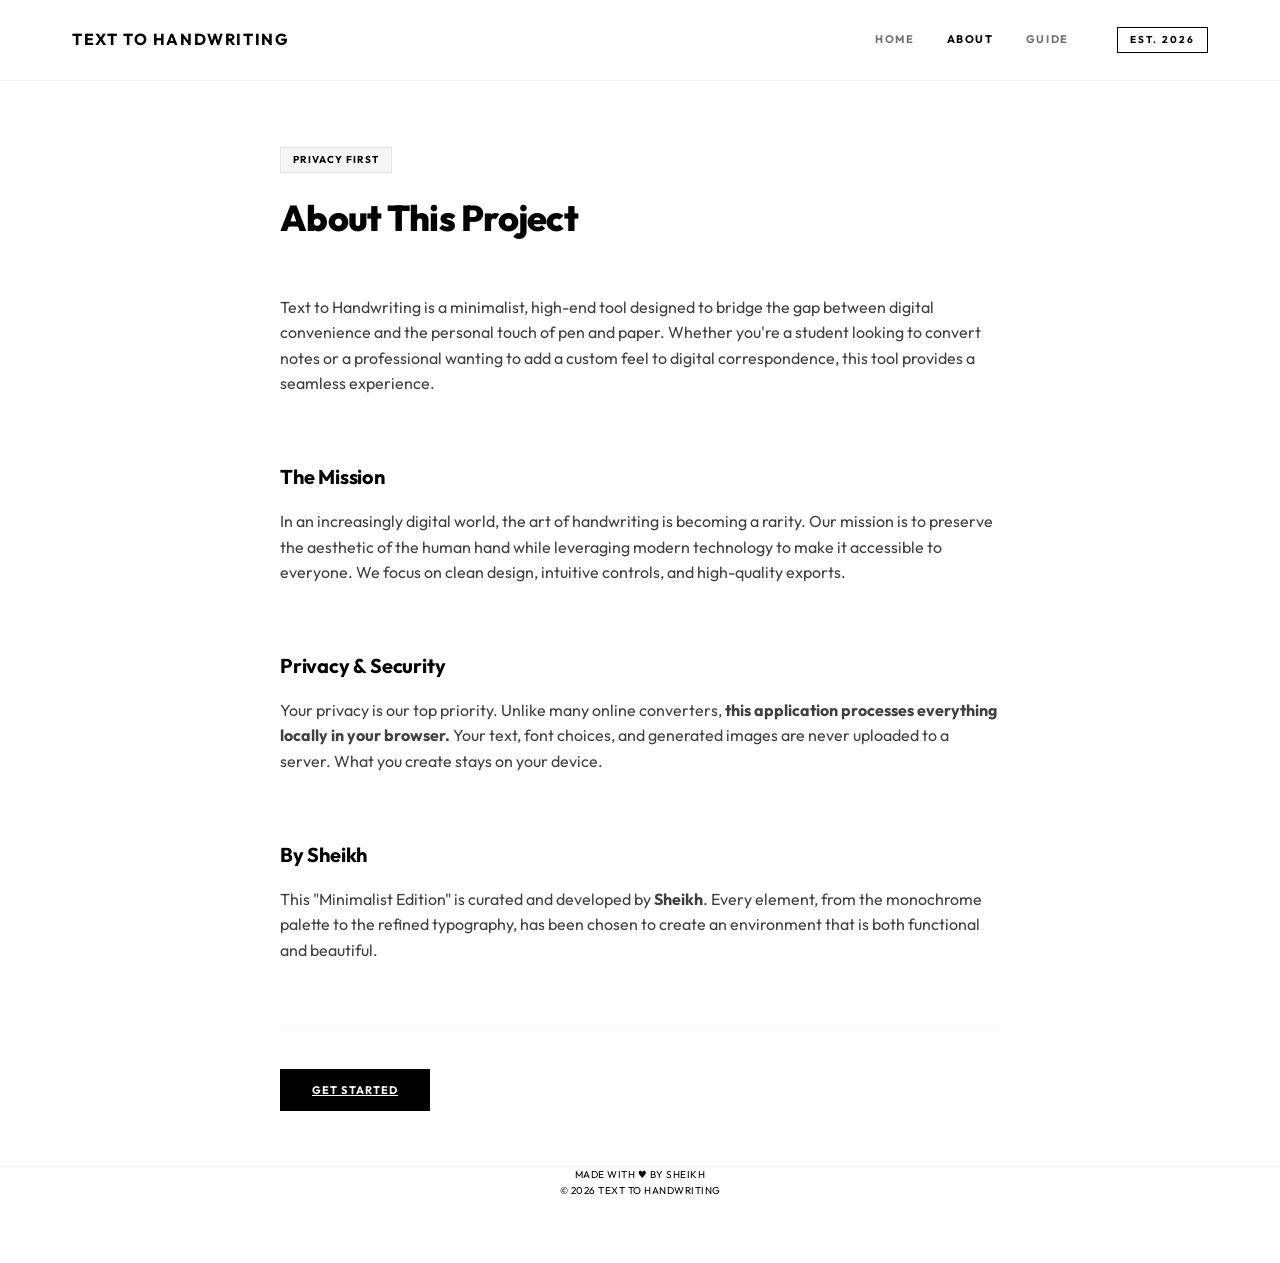
<file: about.html>
<!doctype html>
<html lang="en">

<head>
    <meta charset="UTF-8" />
    <meta name="viewport" content="width=device-width, initial-scale=1.0" />
      <!-- Favicon -->
  <link rel="icon" href="./TH.svg" />
    
    <meta name="description"
        content="Transform any typed text into beautiful handwriting. Choose from 8 fonts, 6 ink colours, custom paper sizes, and download as PNG or multi-page PDF — free and private." />
    <meta name="theme-color" content="#7c3aed" />
    <title>About — Text to Handwriting</title>
    <link rel="stylesheet" href="./css/style.css" />
    <link rel="preconnect" href="https://fonts.googleapis.com" />
    <link rel="preconnect" href="https://fonts.gstatic.com" crossorigin />
    <link rel="preload" as="style"
        href="https://fonts.googleapis.com/css2?family=Outfit:wght@400;500;600;700;800&display=swap" />
    <link href="https://fonts.googleapis.com/css2?family=Outfit:wght@400;500;600;700;800&display=swap"
        rel="stylesheet" />
    <script type="module" src="./js/main.js"></script>
</head>

<body>
    <header class="site-header" role="banner">
        <div class="container">
            <a href="./index.html" class="logo">
                <p class="logo__title">Text to Handwriting</p>
            </a>
            <button id="menu-toggle" class="menu-toggle" aria-label="Toggle navigation" aria-expanded="false">
                <span class="hamburger"></span>
            </button>
            <nav class="site-nav" id="site-nav">
                <a href="./index.html" class="nav-link">Home</a>
                <a href="./about.html" class="nav-link nav-link--active">About</a>
                <a href="./guide.html" class="nav-link">Guide</a>
            </nav>
            <div class="badge">EST. 2026</div>
        </div>
    </header>

    <main class="container">
        <article class="content-page">
            <span class="privacy-badge">Privacy First</span>
            <h1>About This Project</h1>

            <p>Text to Handwriting is a minimalist, high-end tool designed to bridge the gap between digital convenience
                and the personal touch of pen and paper. Whether you're a student looking to convert notes or a
                professional wanting to add a custom feel to digital correspondence, this tool provides a seamless
                experience.</p>

            <h2>The Mission</h2>
            <p>In an increasingly digital world, the art of handwriting is becoming a rarity. Our mission is to preserve
                the aesthetic of the human hand while leveraging modern technology to make it accessible to everyone. We
                focus on clean design, intuitive controls, and high-quality exports.</p>

            <h2>Privacy & Security</h2>
            <p>Your privacy is our top priority. Unlike many online converters, <strong>this application processes
                    everything locally in your browser.</strong> Your text, font choices, and generated images are never
                uploaded to a server. What you create stays on your device.</p>

            <h2>By Sheikh</h2>
            <p>This "Minimalist Edition" is curated and developed by <strong>Sheikh</strong>. Every element, from the
                monochrome palette to the refined typography, has been chosen to create an environment that is both
                functional and beautiful.</p>

            <div
                style="margin-top: var(--space-12); padding-top: var(--space-8); border-top: 1px solid var(--clr-grey-100);">
                <a href="./index.html" class="btn btn--primary">Get Started</a>
            </div>
        </article>
    </main>

    <footer class="site-footer">
        <div class="container">
            <p>Made with ♥ BY SHEIKH</p>
            <p>© 2026 Text to Handwriting</p>
        </div>
    </footer>
</body>


</html>
</file>
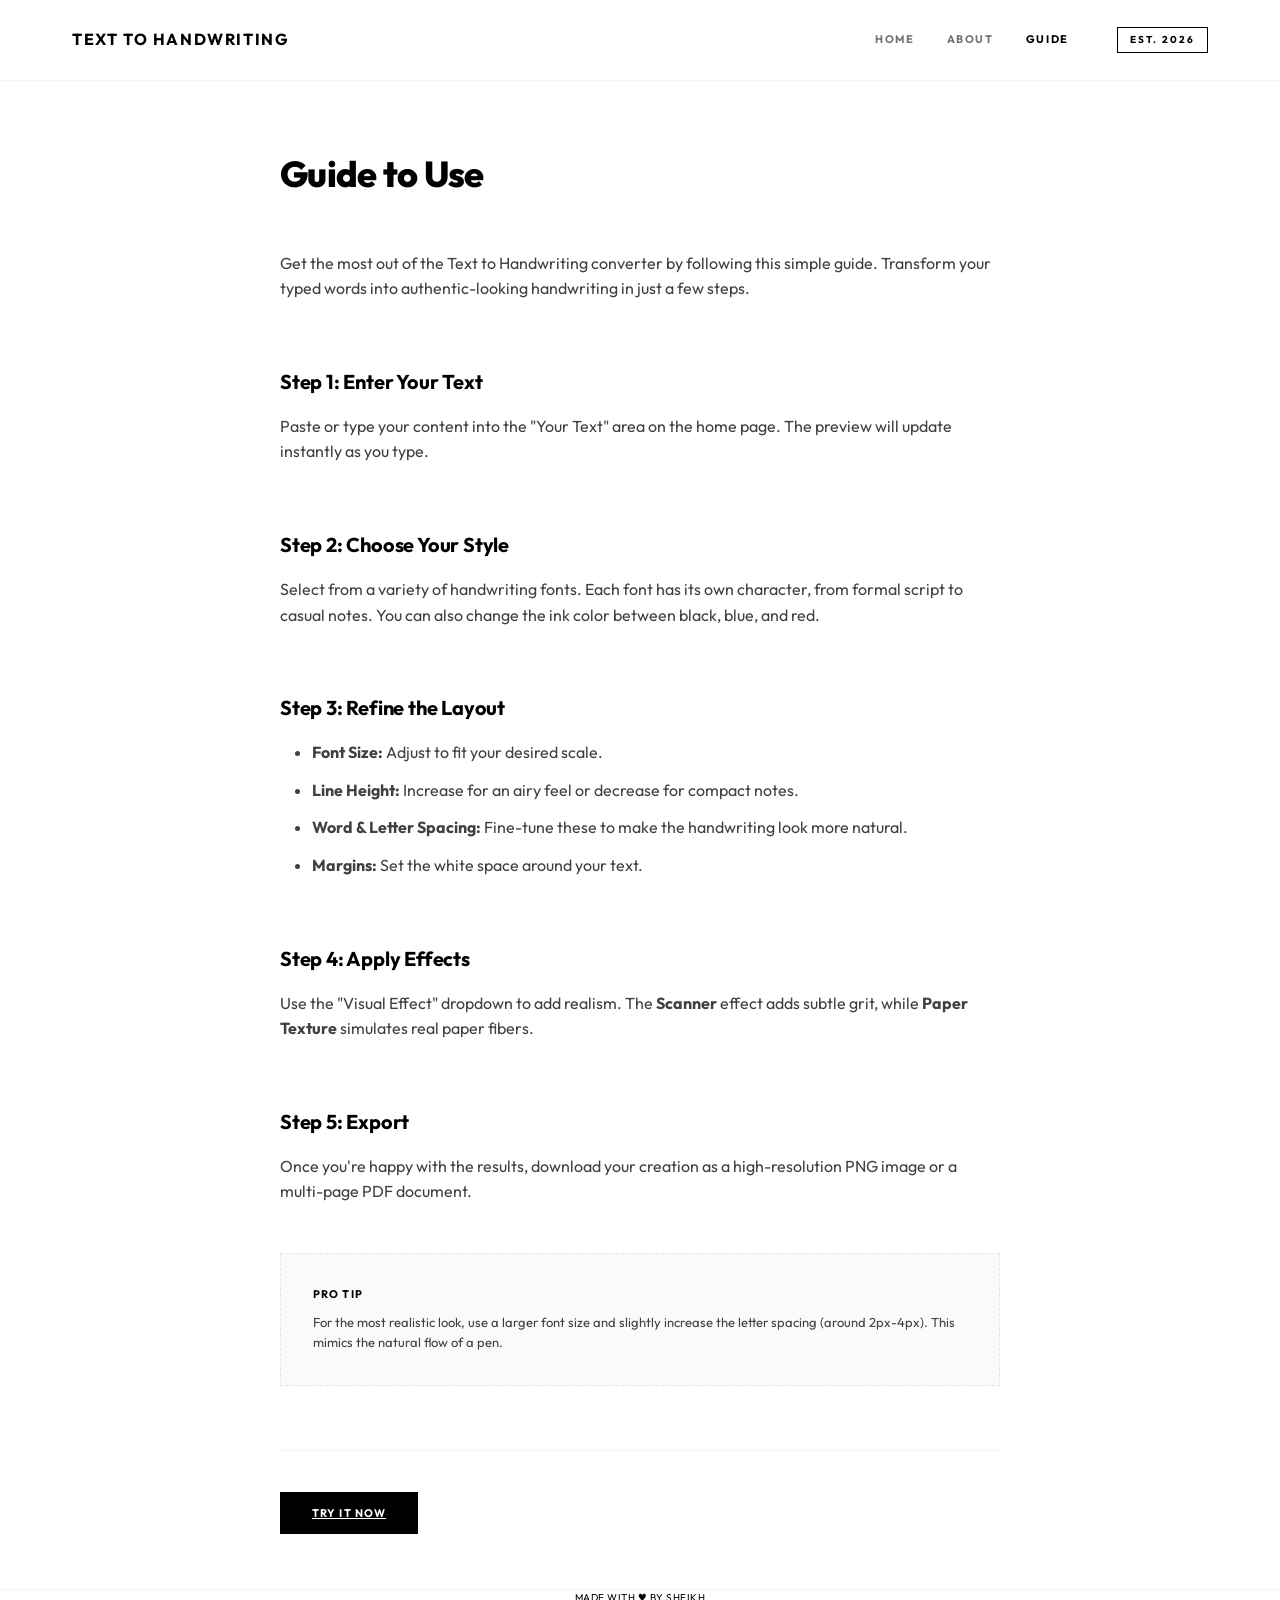
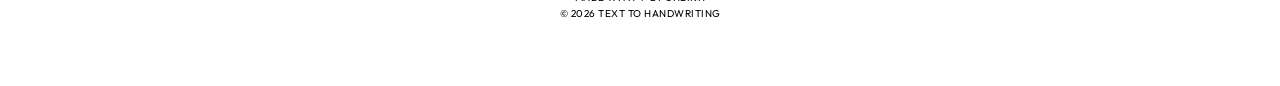
<file: guide.html>
<!doctype html>
<html lang="en">

<head>
    <meta charset="UTF-8" />
    <meta name="viewport" content="width=device-width, initial-scale=1.0" />

      <!-- Favicon -->
  <link rel="icon" href="./TH.svg" />
    
    <meta name="description"
        content="Transform any typed text into beautiful handwriting. Choose from 8 fonts, 6 ink colours, custom paper sizes, and download as PNG or multi-page PDF — free and private." />
    <meta name="theme-color" content="#7c3aed" />
    <title>Guide — Text to Handwriting</title>
    <link rel="stylesheet" href="./css/style.css" />
    <link rel="preconnect" href="https://fonts.googleapis.com" />
    <link rel="preconnect" href="https://fonts.gstatic.com" crossorigin />
    <link rel="preload" as="style"
        href="https://fonts.googleapis.com/css2?family=Outfit:wght@400;500;600;700;800&display=swap" />
    <link href="https://fonts.googleapis.com/css2?family=Outfit:wght@400;500;600;700;800&display=swap"
        rel="stylesheet" />
    <script type="module" src="./js/main.js"></script>
</head>

<body>
    <header class="site-header" role="banner">
        <div class="container">
            <a href="./index.html" class="logo">
                <p class="logo__title">Text to Handwriting</p>
            </a>
            <button id="menu-toggle" class="menu-toggle" aria-label="Toggle navigation" aria-expanded="false">
                <span class="hamburger"></span>
            </button>
            <nav class="site-nav" id="site-nav">
                <a href="./index.html" class="nav-link">Home</a>
                <a href="./about.html" class="nav-link">About</a>
                <a href="./guide.html" class="nav-link nav-link--active">Guide</a>
            </nav>
            <div class="badge">EST. 2026</div>
        </div>
    </header>

    <main class="container">
        <article class="content-page">
            <h1>Guide to Use</h1>
            <p>Get the most out of the Text to Handwriting converter by following this simple guide. Transform your
                typed words into authentic-looking handwriting in just a few steps.</p>

            <h2>Step 1: Enter Your Text</h2>
            <p>Paste or type your content into the "Your Text" area on the home page. The preview will update instantly
                as you type.</p>

            <h2>Step 2: Choose Your Style</h2>
            <p>Select from a variety of handwriting fonts. Each font has its own character, from formal script to casual
                notes. You can also change the ink color between black, blue, and red.</p>

            <h2>Step 3: Refine the Layout</h2>
            <ul>
                <li><strong>Font Size:</strong> Adjust to fit your desired scale.</li>
                <li><strong>Line Height:</strong> Increase for an airy feel or decrease for compact notes.</li>
                <li><strong>Word & Letter Spacing:</strong> Fine-tune these to make the handwriting look more natural.
                </li>
                <li><strong>Margins:</strong> Set the white space around your text.</li>
            </ul>

            <h2>Step 4: Apply Effects</h2>
            <p>Use the "Visual Effect" dropdown to add realism. The <strong>Scanner</strong> effect adds subtle grit,
                while <strong>Paper Texture</strong> simulates real paper fibers.</p>

            <h2>Step 5: Export</h2>
            <p>Once you're happy with the results, download your creation as a high-resolution PNG image or a multi-page
                PDF document.</p>

            <section
                style="background: var(--clr-grey-50); padding: var(--space-6); border: 1px dashed var(--clr-grey-200); margin-top: var(--space-8);">
                <h3
                    style="font-size: 11px; text-transform: uppercase; letter-spacing: 0.1em; margin-bottom: var(--space-2);">
                    Pro Tip</h3>
                <p style="font-size: 13px; margin-bottom: 0;">For the most realistic look, use a larger font size and
                    slightly increase the letter spacing (around 2px-4px). This mimics the natural flow of a pen.</p>
            </section>

            <div
                style="margin-top: var(--space-12); padding-top: var(--space-8); border-top: 1px solid var(--clr-grey-100);">
                <a href="./index.html" class="btn btn--primary">Try it Now</a>
            </div>
        </article>
    </main>

    <footer class="site-footer">
        <div class="container">
            <p>Made with ♥ BY SHEIKH</p>
            <p>© 2026 Text to Handwriting</p>
        </div>
    </footer>
</body>


</html>
</file>
<file: css/style.css>
/* ================================================================
   style.css — Text to Handwriting (Minimalist B&W Redesign)
   ================================================================
   A high-end, monochrome design focused on contrast,
   refined typography, and generous white space.
================================================================ */

/* ── 1. Design Tokens ─────────────────────────────────────────── */
:root {
    /* Monochrome Palette */
    --clr-black: #000000;
    --clr-white: #ffffff;
    --clr-grey-50: #fafafa;
    --clr-grey-100: #f5f5f5;
    --clr-grey-200: #e5e5e5;
    --clr-grey-300: #d4d4d4;
    --clr-grey-400: #a3a3a3;
    --clr-grey-500: #737373;
    --clr-grey-600: #525252;
    --clr-grey-700: #404040;
    --clr-grey-800: #262626;

    /* Accent (Very subtle) */
    --clr-accent: var(--clr-black);

    /* Shadows (Minimal or removed) */
    --shadow-sm: 0 1px 2px rgba(0, 0, 0, 0.05);
    --shadow-md: 0 4px 12px rgba(0, 0, 0, 0.05);
    --shadow-lg: 0 10px 30px rgba(0, 0, 0, 0.08);

    /* Radii */
    --radius-sm: 4px;
    --radius-md: 0px;
    /* Sharp corners for modern minimalist feel */
    --radius-lg: 0px;
    --radius-xl: 0px;

    /* Spacing (Generous) */
    --space-1: 4px;
    --space-2: 8px;
    --space-3: 12px;
    --space-4: 16px;
    --space-5: 24px;
    --space-6: 32px;
    --space-8: 48px;
    --space-12: 64px;

    /* Typography */
    --font-ui: 'Outfit', 'Inter', system-ui, -apple-system, sans-serif;
    --text-xs: 0.75rem;
    --text-sm: 0.875rem;
    --text-base: 1rem;
    --text-lg: 1.25rem;
    --text-xl: 1.5rem;
    --text-2xl: 2.25rem;
}

/* ── 2. Reset & Base ──────────────────────────────────────────── */
*,
*::before,
*::after {
    box-sizing: border-box;
    margin: 0;
    padding: 0;
}

html {
    font-size: 16px;
    scroll-behavior: smooth;
}

body {
    font-family: var(--font-ui);
    background-color: var(--clr-white);
    color: var(--clr-black);
    min-height: 100vh;
    line-height: 1.6;
    -webkit-font-smoothing: antialiased;
}

/* Neutralize blue globally for all interactive elements */
input,
select,
textarea,
button {
    accent-color: var(--clr-black) !important;
    caret-color: var(--clr-black);
    outline-color: var(--clr-black);
    -webkit-tap-highlight-color: transparent;
}

/* ── 3. Layout ────────────────────────────────────────────────── */
.container {
    max-width: 1200px;
    margin: 0 auto;
    padding: 0 var(--space-6);
}

.main-grid {
    display: grid;
    grid-template-columns: 1fr 380px;
    gap: var(--space-12);
    padding: var(--space-8) 0;
}

.controls-col {
    display: flex;
    flex-direction: column;
    gap: var(--space-8);
}

.preview-col {
    display: flex;
    flex-direction: column;
    gap: var(--space-6);
    min-width: 0;
    /* Fix grid blowout for horizontal scrolling */
}

/* ── 4. Header ────────────────────────────────────────────────── */
.site-header {
    position: sticky;
    top: 0;
    z-index: 50;
    background: rgba(255, 255, 255, 0.9);
    backdrop-filter: blur(10px);
    -webkit-backdrop-filter: blur(10px);
    border-bottom: 1px solid var(--clr-grey-100);
}

.site-header .container {
    display: flex;
    align-items: center;
    justify-content: space-between;
    height: 80px;
}

.site-nav {
    display: flex;
    gap: var(--space-6);
    margin-left: auto;
    margin-right: var(--space-8);
}

.nav-link {
    font-size: 11px;
    font-weight: 700;
    letter-spacing: 0.15em;
    text-transform: uppercase;
    text-decoration: none;
    color: var(--clr-grey-500);
    transition: color 0.2s;
}

.nav-link:hover,
.nav-link--active {
    color: var(--clr-black);
}

/* ── 4a. Mobile Menu Toggle ──────────────────────────────── */
.menu-toggle {
    display: none;
    background: none;
    border: none;
    padding: var(--space-2);
    cursor: pointer;
    z-index: 100;
}

.hamburger {
    display: block;
    width: 20px;
    height: 2px;
    background: var(--clr-black);
    position: relative;
    transition: background 0.2s;
}

.hamburger::before,
.hamburger::after {
    content: "";
    position: absolute;
    left: 0;
    width: 100%;
    height: 2px;
    background: var(--clr-black);
    transition: transform 0.2s, top 0.2s;
}

.hamburger::before {
    top: -6px;
}

.hamburger::after {
    top: 6px;
}

/* Active state (X) */
.menu-toggle[aria-expanded="true"] .hamburger {
    background: transparent;
}

.menu-toggle[aria-expanded="true"] .hamburger::before {
    top: 0;
    transform: rotate(45deg);
}

.menu-toggle[aria-expanded="true"] .hamburger::after {
    top: 0;
    transform: rotate(-45deg);
}

.logo {
    display: flex;
    align-items: baseline;
    gap: var(--space-2);
    text-decoration: none;
    color: var(--clr-black);
}

.logo__title {
    font-size: var(--text-base);
    font-weight: 700;
    letter-spacing: 0.1em;
    text-transform: uppercase;
}


.badge {
    display: inline-flex;
    align-items: center;
    border: 1px solid var(--clr-black);
    color: var(--clr-black);
    font-size: 10px;
    font-weight: 700;
    padding: 4px var(--space-3);
    letter-spacing: 0.2em;
    text-transform: uppercase;
}

.badge svg {
    display: none;
    /* Removed for minimalism */
}

/* ── 5. Control Panels (Minimalist) ───────────────────────────── */
.card {
    background: var(--clr-white);
    border: none;
    border-top: 1px solid var(--clr-grey-200);
    padding-top: var(--space-4);
    border-radius: 0;
    box-shadow: none;
}

.card__header {
    padding: 0 0 var(--space-4) 0;
    border-bottom: none;
}

.card__title {
    display: flex;
    align-items: center;
    gap: var(--space-2);
    font-size: 11px;
    font-weight: 700;
    letter-spacing: 0.2em;
    text-transform: uppercase;
    color: var(--clr-black);
}

.card__title svg {
    display: none;
    /* Icons removed for cleaner look */
}

.card__body {
    padding: 0;
}

/* ── 6. Form Controls (Clean & Crisp) ─────────────────────────── */
.field {
    display: flex;
    flex-direction: column;
    gap: var(--space-2);
}

.field+.field {
    margin-top: var(--space-5);
}

.field__label {
    font-size: 10px;
    font-weight: 700;
    letter-spacing: 0.1em;
    text-transform: uppercase;
    color: var(--clr-grey-600);
}

.field__row {
    display: flex;
    align-items: center;
    justify-content: space-between;
}

.field__value {
    font-size: 10px;
    font-weight: 600;
    color: var(--clr-black);
}

/* Textarea */
#text-input {
    width: 100%;
    min-height: 250px;
    padding: var(--space-4);
    border: 1px solid var(--clr-grey-200);
    border-radius: 0;
    font-family: var(--font-ui);
    font-size: var(--text-sm);
    color: var(--clr-black);
    background: var(--clr-grey-50);
    transition: border-color 0.2s;
    outline: none;
}

#text-input:focus {
    border-color: var(--clr-black);
}

.text-footer {
    display: flex;
    align-items: center;
    justify-content: space-between;
    margin-top: var(--space-3);
}

.char-count {
    font-size: 10px;
    color: var(--clr-grey-500);
    letter-spacing: 0.05em;
}

/* Select */
select {
    width: 100%;
    padding: 12px var(--space-3);
    border: 1px solid var(--clr-grey-200);
    border-radius: 0;
    font-family: var(--font-ui);
    font-size: var(--text-sm);
    color: var(--clr-black);
    background: var(--clr-white);
    appearance: none;
    background-image: url("data:image/svg+xml,%3Csvg xmlns='http://www.w3.org/2000/svg' width='12' height='12' viewBox='0 0 24 24' fill='none' stroke='%23000000' stroke-width='2'%3E%3Cpolyline points='6 9 12 15 18 9'%3E%3C/polyline%3E%3C/svg%3E");
    background-repeat: no-repeat;
    background-position: right 12px center;
    cursor: pointer;
    outline: none;
}

select:focus {
    border-color: var(--clr-black);
}

/* Range slider */
input[type="range"] {
    width: 100%;
    height: 2px;
    background: var(--clr-grey-200);
    border-radius: 0;
    outline: none;
    cursor: pointer;
}

input[type="range"]::-webkit-slider-thumb {
    width: 12px;
    height: 12px;
    background: var(--clr-black);
    border-radius: 0;
    transition: transform 0.1s;
}

/* Toggle switch */
.toggle {
    position: relative;
    display: inline-block;
    width: 32px;
    height: 18px;
    vertical-align: middle;
}

.toggle input {
    position: absolute;
    opacity: 0;
    width: 0;
    height: 0;
    pointer-events: none;
}

.toggle__track {
    position: absolute;
    inset: 0;
    background: var(--clr-grey-200);
    border-radius: 0;
    cursor: pointer;
    transition: background 0.2s;
}

.toggle input:checked+.toggle__track {
    background: var(--clr-black);
}

.toggle__thumb {
    position: absolute;
    left: 2px;
    top: 2px;
    width: 14px;
    height: 14px;
    background: var(--clr-white);
    border-radius: 0;
    box-shadow: none;
    transition: transform 0.2s;
    pointer-events: none;
}

.toggle input:checked~.toggle__thumb {
    transform: translateX(14px);
}

/* Buttons */
.btn {
    border-radius: 0;
    letter-spacing: 0.1em;
    text-transform: uppercase;
    font-size: 11px;
    font-weight: 700;
}

.btn--ghost:hover {
    background: var(--clr-black);
    color: var(--clr-white);
}

.btn--outline {
    border-color: var(--clr-black);
    color: var(--clr-black);
}

.btn--outline:hover {
    background: var(--clr-black);
    color: var(--clr-white);
}

/* ── 7. Color Swatches (B&W Minimal) ────────────────────────── */
.color-swatch {
    width: 24px;
    height: 24px;
    border-radius: 0;
    border: 1px solid var(--clr-grey-200);
}

.color-swatch--active {
    outline: 1px solid var(--clr-black);
}

.color-swatch--black {
    background-color: #1a1a1a;
}

.color-swatch--blue {
    background-color: #0000ff;
}

.color-swatch--red {
    background-color: #ff0000;
}

/* ── 8. Preview Area (Generous Space) ────────────────────────── */
.preview-card {
    border-top: none;
    padding-top: 0;
}

.preview-scroll {
    background: var(--clr-grey-100);
    border: none;
    border-radius: 0;
    padding: var(--space-12);
    overflow-x: auto;
    overflow-y: hidden;
    width: 100%;
}

/* Custom scrollbar for preview area */
.preview-scroll::-webkit-scrollbar {
    height: 8px;
}

.preview-scroll::-webkit-scrollbar-track {
    background: var(--clr-grey-200);
}

.preview-scroll::-webkit-scrollbar-thumb {
    background: var(--clr-grey-400);
}

.preview-scroll::-webkit-scrollbar-thumb:hover {
    background: var(--clr-grey-600);
}

#preview-paper {
    display: flex;
    flex-direction: row;
    gap: var(--space-8);
    align-items: center;
    width: max-content;
}

.preview-sheet {
    background-color: var(--clr-white);
    box-shadow: 0 20px 60px rgba(0, 0, 0, 0.1);
    position: relative;
    overflow: hidden;
    flex-shrink: 0;
}

/* ── 9. Effects ──────────────────────────────────────────────── */
.preview-sheet.effect-scanner {
    filter: contrast(1.1) brightness(0.95) grayscale(0.1) sepia(0.02);
}

.preview-sheet.effect-shadow {
    box-shadow: 0 40px 100px rgba(0, 0, 0, 0.25);
}

.preview-sheet.effect-texture::after {
    content: "";
    position: absolute;
    inset: 0;
    pointer-events: none;
    opacity: 0.12;
    background-image: url("data:image/svg+xml,%3Csvg viewBox='0 0 200 200' xmlns='http://www.w3.org/2000/svg'%3E%3Cfilter id='noiseFilter'%3E%3CfeTurbulence type='fractalNoise' baseFrequency='0.65' numOctaves='3' stitchTiles='stitch'/%3E%3C/filter%3E%3Crect width='100%25' height='100%25' filter='url(%23noiseFilter)'/%3E%3C/svg%3E");
    z-index: 10;
}

/* Base content layer */
.paper-content {
    position: relative;
    z-index: 2;
    width: 100%;
    height: 100%;
}

/* Handwriting text layer */
.paper-text {
    width: 100%;
    height: 100%;
    word-wrap: break-word;
    white-space: pre-wrap;
    outline: none;
    mix-blend-mode: multiply;
    /* Ensures text looks "absorbed" by the paper */
    z-index: 3;
    position: relative;
}

/* Decorative lines */
.ruled-lines {
    position: absolute;
    inset: 0;
    z-index: 1;
    pointer-events: none;
    border-right: 1px solid rgba(0, 0, 0, 0.05);
    /* Edge refinement */
}

.margin-line {
    position: absolute;
    top: 0;
    bottom: 0;
    width: 1px;
    background-color: rgba(255, 0, 0, 0.2);
    /* Classic red margin, but subtle */
    z-index: 2;
    pointer-events: none;
}

/* ── 10. Download Buttons (Strong & Clear) ──────────────────── */
.download-bar {
    margin-top: var(--space-8);
}

.btn--primary {
    background: var(--clr-black);
    color: var(--clr-white);
    box-shadow: none;
    padding: 14px var(--space-6);
    font-size: 11px;
}

.btn--primary:hover:not(:disabled) {
    background: #333;
}

.btn--secondary {
    border: 1px solid var(--clr-black);
    background: var(--clr-white);
    color: var(--clr-black);
    padding: 14px var(--space-6);
    font-size: 11px;
}

/* ── 11. Tips Card (Subtle & Integrated) ──────────────────────── */
.tips-card {
    background: var(--clr-grey-50);
    border: 1px dashed var(--clr-grey-200);
    margin-top: var(--space-8);
    padding: var(--space-5);
}

.tips-icon {
    display: inline-block;
    width: 14px;
    height: 14px;
    color: var(--clr-black);
    stroke-linecap: round;
    stroke-linejoin: round;
}

.tips-title {
    font-size: 11px;
    margin-bottom: var(--space-4);
}

.tips-list {
    list-style: none;
    padding: 0;
    display: flex;
    flex-direction: column;
    gap: var(--space-3);
    margin-top: var(--space-4);
}

.tips-list li {
    font-size: 10px;
    color: var(--clr-grey-600);
    line-height: 1.5;
    display: flex;
    gap: var(--space-2);
}

.tips-list li::before {
    content: "—";
    color: var(--clr-grey-400);
    flex-shrink: 0;
}

/* ── 12. Footer (Clean) ───────────────────────────────────────── */
.site-footer {
    border-top: 1px solid var(--clr-grey-100);
    margin-top: var(--space-12);
    padding-bottom: var(--space-12);
    text-align: center;
}

.site-footer p {
    letter-spacing: 0.05em;
    text-transform: uppercase;
    font-size: 10px;
}

.heart {
    display: inline-block;
    color: #ff3366;
    animation: heartbeat 1.5s ease-in-out infinite;
    transform-origin: center;
}

@keyframes heartbeat {

    0%,
    100% {
        transform: scale(1);
    }

    10%,
    30% {
        transform: scale(1.2);
    }

    20% {
        transform: scale(1.1);
    }
}

/* ── 13. Toast (Monochrome) ──────────────────────────────────── */
.toast {
    border-radius: 0;
    border: 1px solid var(--clr-black);
    box-shadow: 0 4px 12px rgba(0, 0, 0, 0.1);
}

.toast--info {
    border-left-width: 1px;
}

.toast--success {
    border-left-width: 1px;
}

.toast--error {
    border-left-width: 1px;
}

/* ── 15. Content Pages (About/Guide) ────────────────────────── */
.content-page {
    max-width: 720px;
    margin: var(--space-12) auto;
}

.content-page h1 {
    font-size: var(--text-2xl);
    font-weight: 800;
    letter-spacing: -0.02em;
    margin-bottom: var(--space-8);
}

.content-page h2 {
    font-size: var(--text-lg);
    font-weight: 700;
    margin-top: var(--space-12);
    margin-bottom: var(--space-4);
    letter-spacing: -0.01em;
}

.content-page p {
    margin-bottom: var(--space-6);
    color: var(--clr-grey-700);
    font-size: var(--text-base);
}

.content-page ul,
.content-page ol {
    margin-bottom: var(--space-8);
    padding-left: var(--space-6);
}

.content-page li {
    margin-bottom: var(--space-3);
    color: var(--clr-grey-700);
}

.privacy-badge {
    display: inline-block;
    padding: var(--space-1) var(--space-3);
    background: var(--clr-grey-100);
    border: 1px solid var(--clr-grey-200);
    font-size: 10px;
    font-weight: 700;
    text-transform: uppercase;
    letter-spacing: 0.1em;
    margin-bottom: var(--space-4);
}

/* ── 14. Responsive ───────────────────────────────────────────── */
@media (max-width: 768px) {
    .menu-toggle {
        display: block;
    }

    .site-nav {
        position: fixed;
        top: 80px;
        left: 0;
        width: 100%;
        height: 0;
        background: var(--clr-white);
        flex-direction: column;
        align-items: center;
        justify-content: center;
        gap: var(--space-8);
        overflow: hidden;
        margin: 0;
        transition: height 0.3s ease-in-out;
        border-bottom: 0px solid var(--clr-grey-100);
    }

    .site-nav--open {
        height: calc(100vh - 80px);
        border-bottom-width: 1px;
    }

    .nav-link {
        font-size: var(--text-base);
    }

    .badge {
        display: none;
    }
}

@media (max-width: 1200px) {
    .main-grid {
        grid-template-columns: 1fr;
    }

    .controls-col {
        max-width: 600px;
        margin: 0 auto;
    }
}

@media (max-width: 640px) {
    .container {
        padding: 0 var(--space-4);
    }

    .main-grid {
        padding: var(--space-8) 0;
    }
}
</file>
